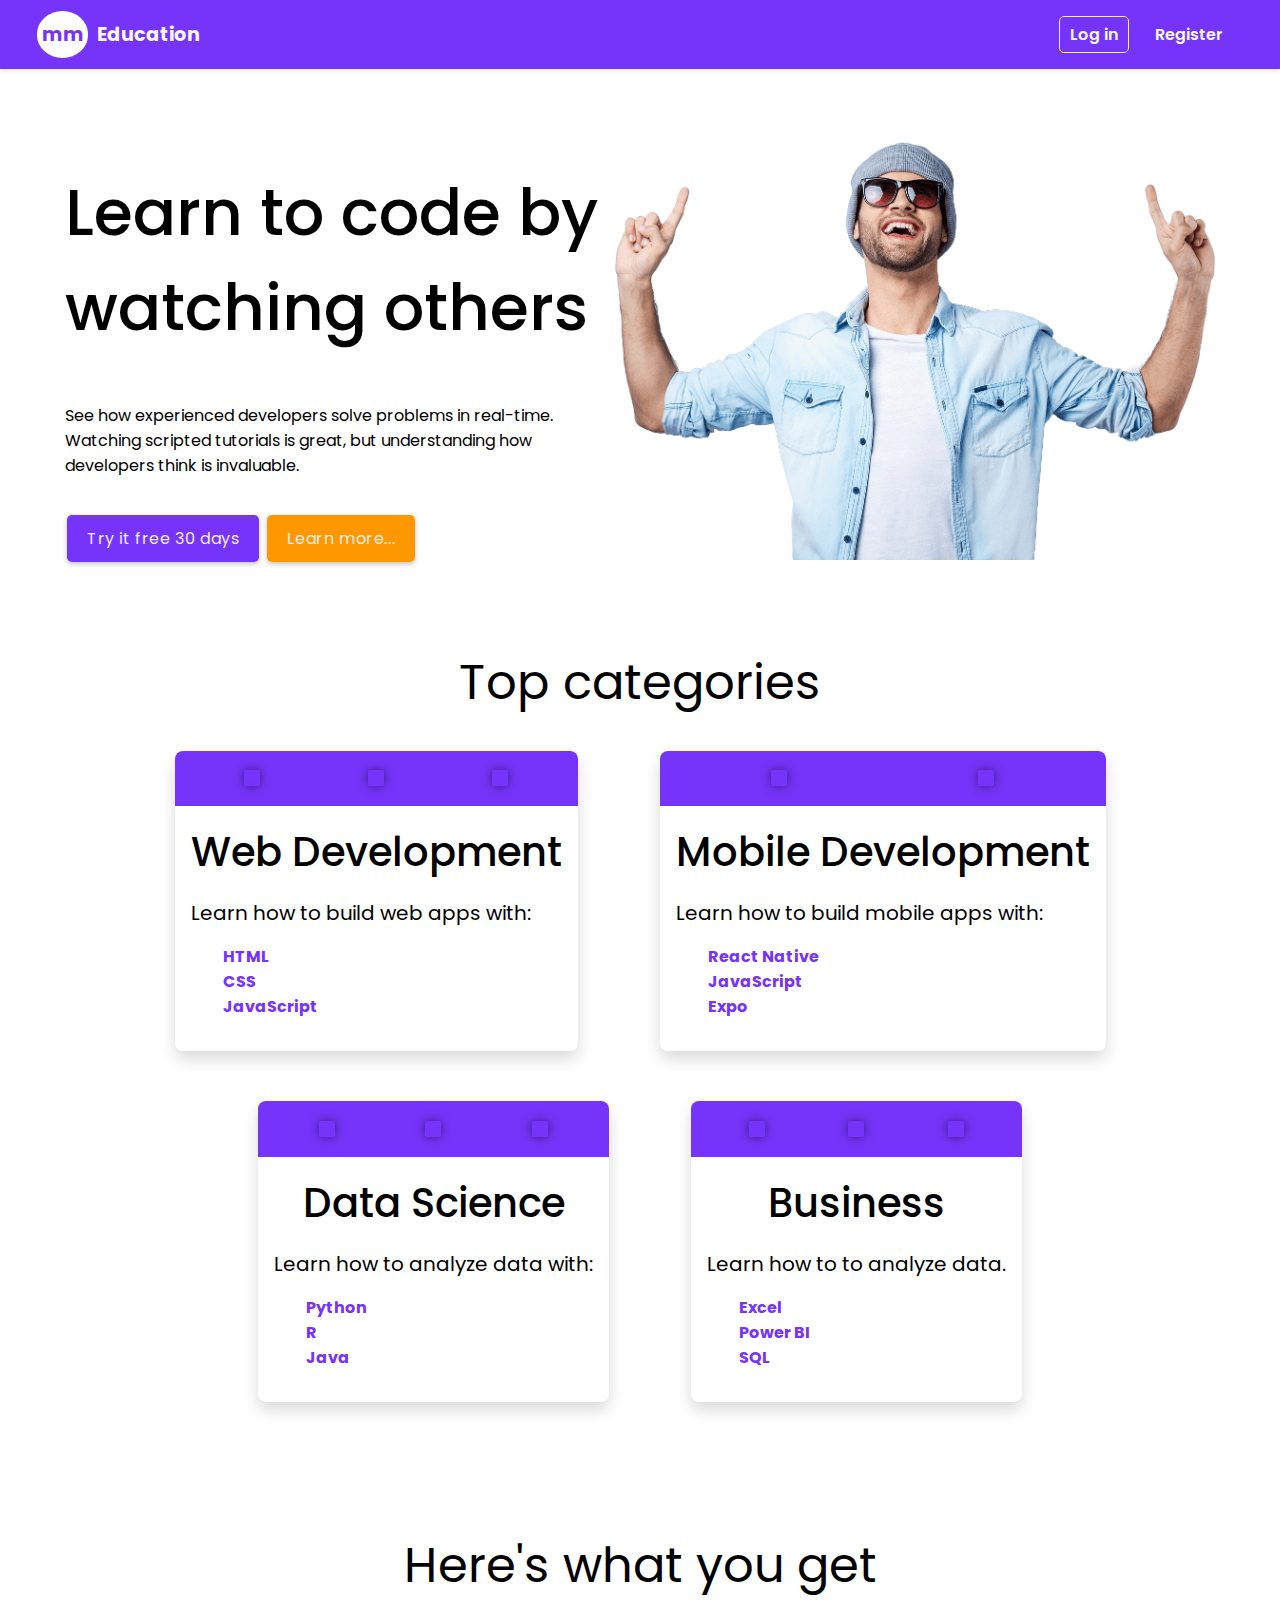
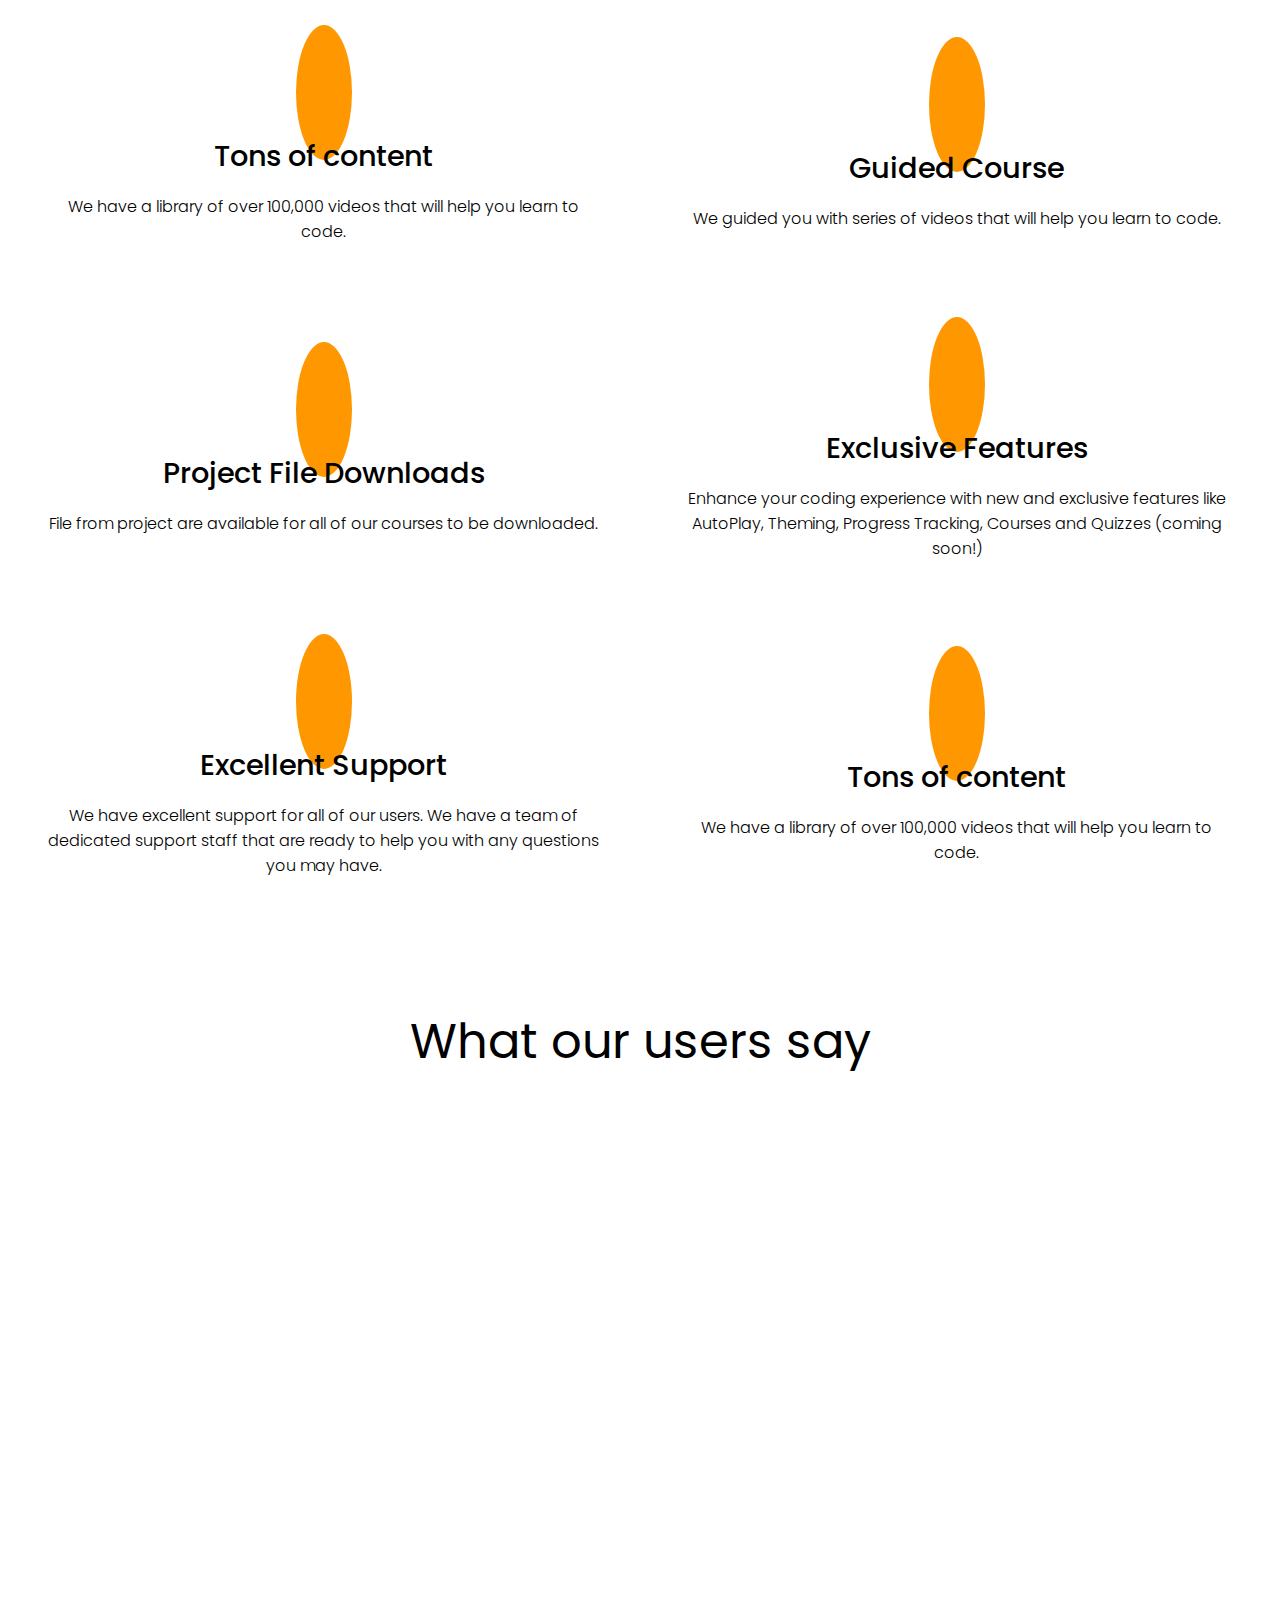
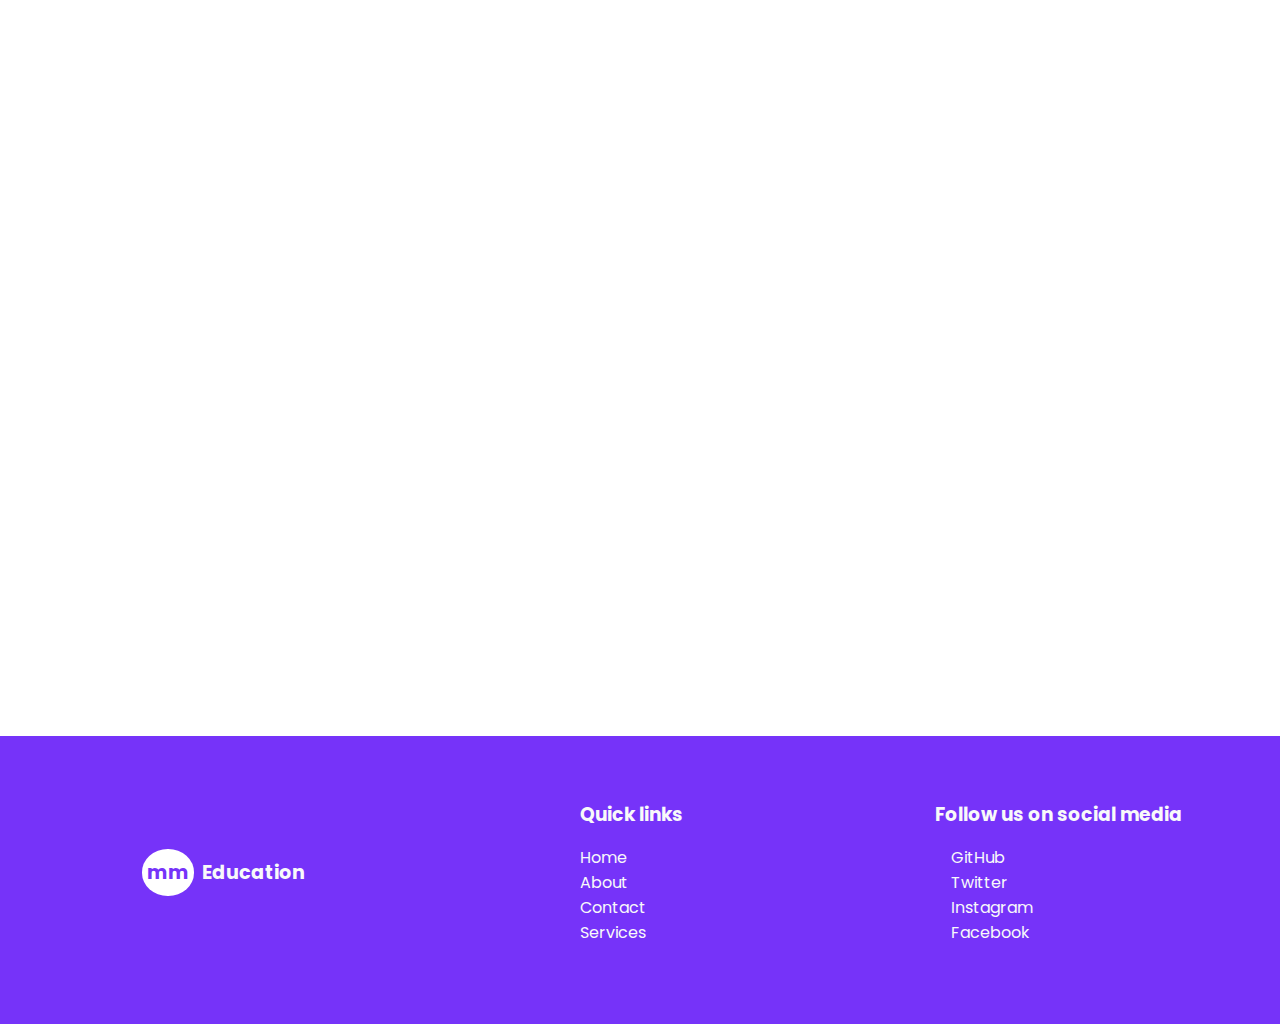
<file: src/index.html>
<!DOCTYPE html>
<html lang="en">
  <head>
    <meta charset="UTF-8" />
    <meta http-equiv="X-UA-Compatible" content="IE=edge" />
    <meta name="viewport" content="width=device-width, initial-scale=1.0" />
    <!-- Font Awesome CDN -->
    <link
      rel="stylesheet"
      href="https://cdnjs.cloudflare.com/ajax/libs/font-awesome/6.1.2/css/all.min.css"
      integrity="sha512-1sCRPdkRXhBV2PBLUdRb4tMg1w2YPf37qatUFeS7zlBy7jJI8Lf4VHwWfZZfpXtYSLy85pkm9GaYVYMfw5BC1A=="
      crossorigin="anonymous"
      referrerpolicy="no-referrer"
    />
    <link rel="stylesheet" href="sassUtilities.css" />
    <link rel="stylesheet" href="style.css" />
    <title>mm Education</title>
  </head>
  <body>
    <!-- Navigation -->
    <nav class="navbar bg-primary text-light mb-3">
      <div class="navbar-logo">
        <a class="navbar-brand" href="#"
          ><span class="logo">mm</span> Education</a
        >
        <button class="navbar-toggler btn btn-sm btn-close-white">
          <i class="fa-solid fa-bars"></i>
        </button>
      </div>
      <div class="navbar-collapse">
        <ul class="navbar-nav me-auto">
          <li class="nav-item">
            <a class="nav-link" href="./Pages/logIn.html">Log in</a>
          </li>
          <li class="nav-item">
            <a class="nav-link" href="./Pages/register.html">Register</a>
          </li>
        </ul>
      </div>
    </nav>
    <div class="container container-lg">
      <!-- HEADER -->
      <header class="header d-flex">
        <div class="header-content mb-2">
          <h1 class="title header-title fs-xxl mb-3">
            Learn to code by watching others
          </h1>
          <p class="header-text mb-3">
            See how experienced developers solve problems in real-time. Watching
            scripted tutorials is great, but understanding how developers think
            is invaluable.
          </p>
          <div class="header-btn">
            <a href="./Pages/register.html" class="btn btn-primary text-light"
              >Try it free 30 days</a
            >
            <a href="#offers" class="btn btn-secondary">Learn more...</a>
          </div>
        </div>
        <!-- <img class="header-img" src="./img/header.png" alt="" /> -->
        <img class="header-img" src="./img/header-img.png" alt="" />
      </header>
      <!-- MAINE -->
      <main>
        <!-- CATEGORIES -->
        <section class="categories my-4">
          <h2 class="subtitle text-center m-4">Top categories</h2>
          <div class="categories-container d-flex">
            <div class="card">
              <div class="card-header">
                <i class="fa-brands fa-html5"></i
                ><i class="fa-brands fa-css3"></i>
                <i class="fa-brands fa-js"></i>
              </div>
              <div class="card-body">
                <h3 class="card-title">Web Development</h3>
                <div class="card-text">
                  <span class="fs-lg"> Learn how to build web apps with:</span>
                  <ul class="mt-1">
                    <li>HTML</li>
                    <li>CSS</li>
                    <li>JavaScript</li>
                  </ul>
                </div>
              </div>
            </div>
            <div class="card">
              <div class="card-header bg-dark">
                <i class="fa-brands fa-react"></i>
                <i class="fa-brands fa-js"></i>
              </div>
              <div class="card-body">
                <h3 class="card-title">Mobile Development</h3>
                <div class="card-text">
                  <span class="fs-lg"
                    >Learn how to build mobile apps with:</span
                  >
                  <ul class="mt-1">
                    <li>React Native</li>
                    <li>JavaScript</li>
                    <li>Expo</li>
                  </ul>
                </div>
              </div>
            </div>
            <div class="card">
              <div class="card-header">
                <i class="fa-brands fa-python"></i>
                <i class="fa-brands fa-r-project"></i>
                <i class="fa-brands fa-java"></i>
              </div>
              <div class="card-body">
                <h3 class="card-title">Data Science</h3>
                <div class="card-text">
                  <span class="fs-lg"> Learn how to analyze data with: </span>
                  <ul class="mt-1">
                    <li>Python</li>
                    <li>R</li>
                    <li>Java</li>
                  </ul>
                </div>
              </div>
            </div>
            <div class="card">
              <div class="card-header">
                <i class="fa-solid fa-file-excel"></i>
                <i class="fa-solid fa-people-group"></i>
                <i class="fa-solid fa-database"></i>
              </div>
              <div class="card-body">
                <h3 class="card-title">Business</h3>
                <div class="card-text">
                  <span class="fs-lg">Learn how to to analyze data.</span>
                  <ul class="mt-1">
                    <li>Excel</li>
                    <li>Power BI</li>
                    <li>SQL</li>
                  </ul>
                </div>
              </div>
            </div>
          </div>
        </section>
        <!-- OFFERS -->
        <section id="offers" class="offers container container-md p-2">
          <h2 class="subtitle text-center mb-4">Here's what you get</h2>
          <div class="offers-container">
            <div class="card offer text-center">
              <div class="card-body">
                <i class="fa-solid fa-unlock"></i>
                <h3 class="card-title">Tons of content</h3>
                <p class="card-text">
                  We have a library of over 100,000 videos that will help you
                  learn to code.
                </p>
              </div>
            </div>
            <div class="card offer text-center">
              <div class="card-body">
                <i class="fa-solid fa-map-location-dot"></i>
                <h3 class="card-title">Guided Course</h3>
                <p class="card-text">
                  We guided you with series of videos that will help you learn
                  to code.
                </p>
              </div>
            </div>
            <div class="card offer text-center">
              <div class="card-body">
                <i class="fa-solid fa-file-arrow-down"></i>
                <h3 class="card-title">Project File Downloads</h3>
                <p class="card-text">
                  File from project are available for all of our courses to be
                  downloaded.
                </p>
              </div>
            </div>
            <div class="card offer text-center">
              <div class="card-body">
                <i class="fa-solid fa-gift"></i>
                <h3 class="card-title">Exclusive Features</h3>
                <p class="card-text">
                  Enhance your coding experience with new and exclusive features
                  like AutoPlay, Theming, Progress Tracking, Courses and Quizzes
                  (coming soon!)
                </p>
              </div>
            </div>
            <div class="card offer text-center">
              <div class="card-body">
                <i class="fa-solid fa-headset"></i>
                <h3 class="card-title">Excellent Support</h3>
                <p class="card-text">
                  We have excellent support for all of our users. We have a team
                  of dedicated support staff that are ready to help you with any
                  questions you may have.
                </p>
              </div>
            </div>
            <div class="card offer text-center">
              <div class="card-body">
                <i class="fa-solid fa-unlock"></i>
                <h3 class="card-title">Tons of content</h3>
                <p class="card-text">
                  We have a library of over 100,000 videos that will help you
                  learn to code.
                </p>
              </div>
            </div>
          </div>
        </section>
        <!-- TESTIMONIALS -->
        <section class="testimonials my-4">
          <h2 class="subtitle text-center mb-4">What our users say</h2>
          <div class="testimonials-container">
            <!-- Testimonial-1 -->
            <div class="card testimonial">
              <div class="card-header">
                <div class="card-img img-1"></div>
                <div class="card-body">
                  <h3 class="card-title">John Doe</h3>
                  <p class="card-text">Web Developer</p>
                  <p><i class="fa-brands fa-twitter"></i>@johndoe</p>
                </div>
              </div>
              <div class="card-body">
                <p class="card-text">
                  Lorem ipsum dolor sit amet consectetur adipisicing elit.
                  Voluptates, quibusdam.
                </p>
              </div>
            </div>
            <!-- Testimonial-2 -->
            <div class="card card-warning testimonial">
              <div class="card-header">
                <div class="card-img img-2"></div>
                <div class="card-body">
                  <h3 class="card-title">Jeff Doe</h3>
                  <p class="card-text">Web Developer</p>
                  <p><i class="fa-brands fa-twitter"></i>@jeffdoe</p>
                </div>
              </div>
              <div class="card-body">
                <p class="card-text">
                  Lorem ipsum dolor sit amet consectetur adipisicing elit.
                  Voluptates, quibusdam.
                </p>
              </div>
            </div>
            <!-- Testimonial-3 -->
            <div class="card card-info testimonial">
              <div class="card-header">
                <div class="card-img img-3"></div>
                <div class="card-body">
                  <h3 class="card-title">Jane Doe</h3>
                  <p class="card-text">Web Developer</p>
                  <p><i class="fa-brands fa-twitter"></i>@janedoe</p>
                </div>
              </div>
              <div class="card-body">
                <p class="card-text">
                  Lorem ipsum dolor sit amet consectetur adipisicing elit.
                  Voluptates, quibusdam.
                </p>
              </div>
            </div>
            <!-- Testimonial-4 -->
            <div class="card card-danger testimonial">
              <div class="card-header">
                <div class="card-img img-4"></div>
                <div class="card-body">
                  <h3 class="card-title">Jennifer Doe</h3>
                  <p class="card-text">Web Developer</p>
                  <p><i class="fa-brands fa-twitter"></i>@jenniferdoe</p>
                </div>
              </div>
              <div class="card-body">
                <p class="card-text">
                  Lorem ipsum dolor sit amet consectetur adipisicing elit.
                  Voluptates, quibusdam.
                </p>
              </div>
            </div>
          </div>
        </section>
      </main>
    </div>
    <!-- FOOTER -->
    <footer class="footer bg-primary text-light">
      <div class="footer-content d-flex">
        <div class="footer-logo">
          <a class="navbar-brand" href="#"
            ><span class="logo">mm</span> Education</a
          >
        </div>
        <section class="footer-links">
          <h3 class="footer-title mb-1">Quick links</h3>
          <ul class="footer-nav">
            <li class="nav-item">
              <a class="nav-link" href="#">Home</a>
            </li>
            <li class="nav-item">
              <a class="nav-link" href="#">About</a>
            </li>
            <li class="nav-item">
              <a class="nav-link" href="#">Contact</a>
            </li>
            <li class="nav-item">
              <a class="nav-link" href="#">Services</a>
            </li>
          </ul>
        </section>
        <section class="footer-social">
          <h3 class="footer-title mb-1">Follow us on social media</h3>
          <ul class="footer-nav">
            <li class="nav-item">
              <a class="nav-link" href="#"
                ><i class="fa-brands fa-github mr-1"></i>GitHub</a
              >
            </li>
            <li class="nav-item">
              <a class="nav-link" href="#"
                ><i class="fa-brands fa-twitter mr-1"></i>Twitter</a
              >
            </li>
            <li class="nav-item">
              <a class="nav-link" href="#"
                ><i class="fa-brands fa-instagram mr-1"></i>Instagram</a
              >
            </li>
            <li class="nav-item">
              <a class="nav-link" href="#"
                ><i class="fa-brands fa-facebook mr-1"></i>Facebook</a
              >
            </li>
          </ul>
        </section>
      </div>
    </footer>
    <script src="nav.js"></script>
    <script src="testimonials.js"></script>
  </body>
</html>
</file>
<file: src/sassUtilities.css>
@import url("https://fonts.googleapis.com/css2?family=Roboto:ital,wght@0,100;0,300;0,400;0,500;0,700;0,900;1,100;1,300;1,400;1,500;1,700;1,900&display=swap");
@import url("https://fonts.googleapis.com/css2?family=Open+Sans:ital,wght@0,300;0,400;0,500;0,600;0,700;0,800;1,300;1,400;1,500;1,600;1,800&display=swap");
@import url("https://fonts.googleapis.com/css2?family=Poppins:ital,wght@0,100;0,200;0,300;0,400;0,500;0,600;0,700;0,800;0,900;1,100;1,200;1,300;1,400;1,500;1,600;1,700;1,800;1,900&display=swap");
@import url("https://fonts.googleapis.com/css2?family=Lato:ital,wght@0,100;0,300;0,400;0,700;0,900;1,100;1,300;1,400;1,700;1,900&display=swap");
@import url("https://fonts.googleapis.com/css2?family=Raleway:ital,wght@0,100;0,200;0,300;0,400;0,500;0,600;0,700;0,800;0,900;1,100;1,200;1,300;1,400;1,500;1,600;1,700;1,800;1,900&display=swap");
* {
  margin: 0;
  padding: 0;
  box-sizing: border-box;
  text-decoration: none;
  list-style-type: none;
}

/* Roboto Font */
body {
  font-family: "Roboto", sans-serif;
}

/*Container class*/
.container {
  max-width: 900px;
  margin: 0 auto;
}
.container.container-sm {
  max-width: 782px;
}
.container.container-md {
  max-width: 1280px;
}
.container.container-lg {
  max-width: 1440px;
}

.d-flex {
  display: flex;
  justify-content: center;
  align-items: center;
}
.d-flex.flex-column {
  display: flex;
  justify-content: center;
  align-items: center;
  flex-direction: column;
}

.d-grid {
  display: grid;
}

/* Text Alignment */
.text-left {
  text-align: left;
}

.text-center {
  text-align: center;
}

.text-right {
  text-align: right;
}

.text-justify {
  text-align: justify;
}

/*Font size*/
.fs-sm {
  font-size: 0.75rem;
}

.fs-md {
  font-size: 1rem;
}

.fs-lg {
  font-size: 1.25rem;
}

.fs-xl {
  font-size: 2.5rem;
}

.fs-xxl {
  font-size: 3.75rem;
}

/* Padding classes*/
.p-1 {
  padding: 1rem;
}

.p-auto {
  padding: auto;
}

.pt-1 {
  padding-top: 1rem;
}

.pr-1 {
  padding-right: 1rem;
}

.pb-1 {
  padding-bottom: 1rem;
}

.pl-1 {
  padding-left: 1rem;
}

.px-1 {
  padding-left: 1rem;
  padding-right: 1rem;
}

.py-1 {
  padding-top: 1rem;
  padding-bottom: 1rem;
}

.p-2 {
  padding: 2rem;
}

.p-auto {
  padding: auto;
}

.pt-2 {
  padding-top: 2rem;
}

.pr-2 {
  padding-right: 2rem;
}

.pb-2 {
  padding-bottom: 2rem;
}

.pl-2 {
  padding-left: 2rem;
}

.px-2 {
  padding-left: 2rem;
  padding-right: 2rem;
}

.py-2 {
  padding-top: 2rem;
  padding-bottom: 2rem;
}

.p-3 {
  padding: 3rem;
}

.p-auto {
  padding: auto;
}

.pt-3 {
  padding-top: 3rem;
}

.pr-3 {
  padding-right: 3rem;
}

.pb-3 {
  padding-bottom: 3rem;
}

.pl-3 {
  padding-left: 3rem;
}

.px-3 {
  padding-left: 3rem;
  padding-right: 3rem;
}

.py-3 {
  padding-top: 3rem;
  padding-bottom: 3rem;
}

.p-4 {
  padding: 4rem;
}

.p-auto {
  padding: auto;
}

.pt-4 {
  padding-top: 4rem;
}

.pr-4 {
  padding-right: 4rem;
}

.pb-4 {
  padding-bottom: 4rem;
}

.pl-4 {
  padding-left: 4rem;
}

.px-4 {
  padding-left: 4rem;
  padding-right: 4rem;
}

.py-4 {
  padding-top: 4rem;
  padding-bottom: 4rem;
}

/* Margin classes*/
.m-1 {
  margin: 1rem;
}

.m-auto {
  margin: auto;
}

.mt-1 {
  margin-top: 1rem;
}

.mr-1 {
  margin-right: 1rem;
}

.mb-1 {
  margin-bottom: 1rem;
}

.ml-1 {
  margin-left: 1rem;
}

.mx-1 {
  margin-left: 1rem;
  margin-right: 1rem;
}

.my-1 {
  margin-top: 1rem;
  margin-bottom: 1rem;
}

.m-2 {
  margin: 2rem;
}

.m-auto {
  margin: auto;
}

.mt-2 {
  margin-top: 2rem;
}

.mr-2 {
  margin-right: 2rem;
}

.mb-2 {
  margin-bottom: 2rem;
}

.ml-2 {
  margin-left: 2rem;
}

.mx-2 {
  margin-left: 2rem;
  margin-right: 2rem;
}

.my-2 {
  margin-top: 2rem;
  margin-bottom: 2rem;
}

.m-3 {
  margin: 3rem;
}

.m-auto {
  margin: auto;
}

.mt-3 {
  margin-top: 3rem;
}

.mr-3 {
  margin-right: 3rem;
}

.mb-3 {
  margin-bottom: 3rem;
}

.ml-3 {
  margin-left: 3rem;
}

.mx-3 {
  margin-left: 3rem;
  margin-right: 3rem;
}

.my-3 {
  margin-top: 3rem;
  margin-bottom: 3rem;
}

.m-4 {
  margin: 4rem;
}

.m-auto {
  margin: auto;
}

.mt-4 {
  margin-top: 4rem;
}

.mr-4 {
  margin-right: 4rem;
}

.mb-4 {
  margin-bottom: 4rem;
}

.ml-4 {
  margin-left: 4rem;
}

.mx-4 {
  margin-left: 4rem;
  margin-right: 4rem;
}

.my-4 {
  margin-top: 4rem;
  margin-bottom: 4rem;
}

/*Title and Subtitle */
.title {
  font-size: 3.75rem;
  font-weight: 500;
  margin: 3rem 0;
}
.title-main {
  font-size: 5rem;
  font-weight: 600;
  margin: 4rem 0;
}

.subtitle {
  font-size: 2.5rem;
  font-weight: 400;
  margin: 2rem 0;
}

/*Colors */
/*Text colors*/
.text-primary {
  color: #7633f9;
}

.text-secondary {
  color: #ff9800;
}

.text-success {
  color: #28a745;
}

.text-danger {
  color: #dc3545;
}

.text-warning {
  color: #ffc107;
}

.text-info {
  color: #17a2b8;
}

.text-light {
  color: #f8f9fa;
}

.text-dark {
  color: #343a40;
}

.text-accept {
  color: #284ea7;
}

.text-facebook-light {
  color: #1877f2;
}

.text-facebook-dark {
  color: #3b5998;
}

.text-twitter {
  color: #1da1f2;
}

.text-google {
  color: #db4437;
}

.text-instagram {
  color: #e1306c;
}

.text-youtube {
  color: #ff0000;
}

.text-whatsapp {
  color: #25d366;
}

/*Background colors*/
.bg-primary {
  background-color: #7633f9;
}

.bg-secondary {
  background-color: #ff9800;
}

.bg-success {
  background-color: #28a745;
}

.bg-danger {
  background-color: #dc3545;
}

.bg-warning {
  background-color: #ffc107;
}

.bg-info {
  background-color: #17a2b8;
}

.bg-light {
  background-color: #f8f9fa;
}

.bg-dark {
  background-color: #343a40;
}

.bg-accept {
  background-color: #284ea7;
}

.bg-facebook-light {
  background-color: #1877f2;
}

.bg-facebook-dark {
  background-color: #3b5998;
}

.bg-twitter {
  background-color: #1da1f2;
}

.bg-google {
  background-color: #db4437;
}

.bg-instagram {
  background-color: #e1306c;
}

.bg-youtube {
  background-color: #ff0000;
}

.bg-whatsapp {
  background-color: #25d366;
}

/*Main Btn Class*/
.btn, .btn-whatsapp, .btn-youtube, .btn-instagram, .btn-google, .btn-twitter, .btn-facebook-dark, .btn-facebook-light, .btn-accept, .btn-dark, .btn-light, .btn-info, .btn-warning, .btn-danger, .btn-success, .btn-secondary, .btn-primary {
  margin: 0.25rem 0.125rem;
  padding: 0.35rem 1.25rem;
  font-family: inherit;
  font-weight: 400;
  font-size: 1rem;
  letter-spacing: 0.6px;
  border-radius: 0.3rem;
  color: #fff;
  background-color: #000;
  border: none;
  box-shadow: 0 2px 5px rgba(51, 51, 51, 0.3);
  transition: 0.3s ease;
}
.btn:hover, .btn-whatsapp:hover, .btn-youtube:hover, .btn-instagram:hover, .btn-google:hover, .btn-twitter:hover, .btn-facebook-dark:hover, .btn-facebook-light:hover, .btn-accept:hover, .btn-dark:hover, .btn-light:hover, .btn-info:hover, .btn-warning:hover, .btn-danger:hover, .btn-success:hover, .btn-secondary:hover, .btn-primary:hover {
  cursor: pointer;
  box-shadow: none;
  transition: 0.3s ease;
  background: rgba(0, 0, 0, 0.75);
}

/* Btn Types*/
.btn-primary {
  background-color: #7633f9;
  color: black;
}
.btn-primary:hover {
  background: rgba(118, 51, 249, 0.75);
}

.btn-secondary {
  background-color: #ff9800;
  color: white;
}
.btn-secondary:hover {
  background: rgba(255, 152, 0, 0.75);
}

.btn-success {
  background-color: #28a745;
  color: white;
}
.btn-success:hover {
  background: rgba(40, 167, 69, 0.75);
}

.btn-danger {
  background-color: #dc3545;
  color: black;
}
.btn-danger:hover {
  background: rgba(220, 53, 69, 0.75);
}

.btn-warning {
  background-color: #ffc107;
  color: black;
}
.btn-warning:hover {
  background: rgba(255, 193, 7, 0.75);
}

.btn-info {
  background-color: #17a2b8;
  color: white;
}
.btn-info:hover {
  background: rgba(23, 162, 184, 0.75);
}

.btn-light {
  background-color: #f8f9fa;
  color: black;
}
.btn-light:hover {
  background: rgba(248, 249, 250, 0.75);
}

.btn-dark {
  background-color: #343a40;
  color: white;
}
.btn-dark:hover {
  background: rgba(52, 58, 64, 0.75);
}

.btn-accept {
  background-color: #284ea7;
  color: white;
}
.btn-accept:hover {
  background: rgba(40, 78, 167, 0.75);
}

.btn-facebook-light {
  background-color: #1877f2;
  color: black;
}
.btn-facebook-light:hover {
  background: rgba(24, 119, 242, 0.75);
}

.btn-facebook-dark {
  background-color: #3b5998;
  color: white;
}
.btn-facebook-dark:hover {
  background: rgba(59, 89, 152, 0.75);
}

.btn-twitter {
  background-color: #1da1f2;
  color: black;
}
.btn-twitter:hover {
  background: rgba(29, 161, 242, 0.75);
}

.btn-google {
  background-color: #db4437;
  color: black;
}
.btn-google:hover {
  background: rgba(219, 68, 55, 0.75);
}

.btn-instagram {
  background-color: #e1306c;
  color: black;
}
.btn-instagram:hover {
  background: rgba(225, 48, 108, 0.75);
}

.btn-youtube {
  background-color: #ff0000;
  color: white;
}
.btn-youtube:hover {
  background: rgba(255, 0, 0, 0.75);
}

.btn-whatsapp {
  background-color: #25d366;
  color: white;
}
.btn-whatsapp:hover {
  background: rgba(37, 211, 102, 0.75);
}

.btn-sm {
  margin: 0.1875rem 0.09375rem;
  padding: 0.2625rem 0.9375rem;
  font-size: 12px;
}

.btn-lg {
  margin: 0.3125rem 0.15625rem;
  padding: 0.4375rem 1.5625rem;
  font-size: 20px;
}

.btn-block {
  width: 100%;
}

/* Close btn*/
.btn-close {
  font-size: 1.25rem;
  background-color: transparent;
  color: #333;
  font-size: bolder;
  box-shadow: none;
  padding: 0;
}
.btn-close:hover {
  color: #dc3545;
  background: initial;
}
.btn-close-white {
  background-color: #fff;
  color: #333;
}
.btn-close-white:hover {
  color: #fff;
}
.btn-close-dark {
  background-color: #111;
  color: #fff;
}

/* Main alert class */
.alert, .alert-whatsapp, .alert-youtube, .alert-instagram, .alert-google, .alert-twitter, .alert-facebook-dark, .alert-facebook-light, .alert-accept, .alert-dark, .alert-light, .alert-info, .alert-warning, .alert-danger, .alert-success, .alert-secondary, .alert-primary {
  width: 400px;
  margin: 0.75rem;
  padding: 1.75rem;
  background: rgba(0, 0, 0, 0.35);
  border-radius: 0.45rem;
  box-shadow: 0 0.15rem 0.55rem rgba(0, 0, 0, 0.15);
  /* Closing alert */
  display: flex;
  justify-content: center;
  align-items: center;
}
.alert-close {
  width: 100%;
  display: flex;
  justify-content: center;
  align-items: center;
  justify-content: space-between;
  align-items: center;
}

/* Alert types */
.alert-primary {
  background: rgba(118, 51, 249, 0.35);
  border: 1px solid #7633f9;
  color: #3c05a8;
}

.alert-secondary {
  background: rgba(255, 152, 0, 0.35);
  border: 1px solid #ff9800;
  color: #804c00;
}

.alert-success {
  background: rgba(40, 167, 69, 0.35);
  border: 1px solid #28a745;
  color: #0f401b;
}

.alert-danger {
  background: rgba(220, 53, 69, 0.35);
  border: 1px solid #dc3545;
  color: #7c151f;
}

.alert-warning {
  background: rgba(255, 193, 7, 0.35);
  border: 1px solid #ffc107;
  color: #876500;
}

.alert-info {
  background: rgba(23, 162, 184, 0.35);
  border: 1px solid #17a2b8;
  color: #093e47;
}

.alert-light {
  background: rgba(248, 249, 250, 0.35);
  border: 1px solid #f8f9fa;
  color: #aeb9c5;
}

.alert-dark {
  background: rgba(52, 58, 64, 0.35);
  border: 1px solid #343a40;
  color: black;
}

.alert-accept {
  background: rgba(40, 78, 167, 0.35);
  border: 1px solid #284ea7;
  color: #0f1e40;
}

.alert-facebook-light {
  background: rgba(24, 119, 242, 0.35);
  border: 1px solid #1877f2;
  color: #073d83;
}

.alert-facebook-dark {
  background: rgba(59, 89, 152, 0.35);
  border: 1px solid #3b5998;
  color: #17233c;
}

.alert-twitter {
  background: rgba(29, 161, 242, 0.35);
  border: 1px solid #1da1f2;
  color: #085788;
}

.alert-google {
  background: rgba(219, 68, 55, 0.35);
  border: 1px solid #db4437;
  color: #7c1e16;
}

.alert-instagram {
  background: rgba(225, 48, 108, 0.35);
  border: 1px solid #e1306c;
  color: #7f1237;
}

.alert-youtube {
  background: rgba(255, 0, 0, 0.35);
  border: 1px solid #ff0000;
  color: maroon;
}

.alert-whatsapp {
  background: rgba(37, 211, 102, 0.35);
  border: 1px solid #25d366;
  color: #126732;
}

.fadeAlert {
  animation: fadeAlert 0.5s ease-in-out;
}

@keyframes fadeAlert {
  0% {
    opacity: 1;
    transform: scale(1);
  }
  100% {
    opacity: 0;
    transform: scale(0);
  }
}
/*Cards  */
.card {
  display: flex;
  justify-content: center;
  align-items: center;
  flex-direction: column;
  box-shadow: 0 0.5rem 1rem rgba(0, 0, 0, 0.15);
  border-radius: 0.5rem;
  /*Card Header and Footer*/
}
.card-body {
  width: 100%;
  padding: 1rem;
  border-radius: 0.5rem;
}
.card-body .btn, .card-body .btn-primary, .card-body .btn-secondary, .card-body .btn-success, .card-body .btn-danger, .card-body .btn-warning, .card-body .btn-info, .card-body .btn-light, .card-body .btn-dark, .card-body .btn-accept, .card-body .btn-facebook-light, .card-body .btn-facebook-dark, .card-body .btn-twitter, .card-body .btn-google, .card-body .btn-instagram, .card-body .btn-youtube, .card-body .btn-whatsapp {
  margin-bottom: 2rem;
}
.card-title {
  font-size: 2.5rem;
  font-weight: 500;
  margin-bottom: 1rem;
}
.card-text {
  font-size: 1rem;
  font-weight: 400;
  margin-bottom: 1rem;
}
.card-header, .card-footer {
  background-color: rgba(0, 0, 0, 0.05);
  width: 100%;
  padding: 1rem;
  font-weight: 500;
  border-top-left-radius: 0.5rem;
  border-top-right-radius: 0.5rem;
  border-bottom: 1px solid rgba(102, 102, 102, 0.125);
}
.card-footer {
  border-top-left-radius: 0;
  border-top-right-radius: 0;
  border-bottom-left-radius: 0.5rem;
  border-bottom-right-radius: 0.5rem;
  border-bottom: none;
  border-top: 1px solid rgba(102, 102, 102, 0.125);
}
.card img {
  width: 100%;
  height: fit-content;
  background-color: burlywood;
}

/* Card Types */
.card-primary {
  border: 1px solid #7633f9;
}
.card-primary .card-header, .card-primary .card-footer {
  background-color: #7633f9;
  color: black;
}

.card-secondary {
  border: 1px solid #ff9800;
}
.card-secondary .card-header, .card-secondary .card-footer {
  background-color: #ff9800;
  color: white;
}

.card-success {
  border: 1px solid #28a745;
}
.card-success .card-header, .card-success .card-footer {
  background-color: #28a745;
  color: white;
}

.card-danger {
  border: 1px solid #dc3545;
}
.card-danger .card-header, .card-danger .card-footer {
  background-color: #dc3545;
  color: black;
}

.card-warning {
  border: 1px solid #ffc107;
}
.card-warning .card-header, .card-warning .card-footer {
  background-color: #ffc107;
  color: black;
}

.card-info {
  border: 1px solid #17a2b8;
}
.card-info .card-header, .card-info .card-footer {
  background-color: #17a2b8;
  color: white;
}

.card-light {
  border: 1px solid #f8f9fa;
}
.card-light .card-header, .card-light .card-footer {
  background-color: #f8f9fa;
  color: black;
}

.card-dark {
  border: 1px solid #343a40;
}
.card-dark .card-header, .card-dark .card-footer {
  background-color: #343a40;
  color: white;
}

.card-accept {
  border: 1px solid #284ea7;
}
.card-accept .card-header, .card-accept .card-footer {
  background-color: #284ea7;
  color: white;
}

.card-facebook-light {
  border: 1px solid #1877f2;
}
.card-facebook-light .card-header, .card-facebook-light .card-footer {
  background-color: #1877f2;
  color: black;
}

.card-facebook-dark {
  border: 1px solid #3b5998;
}
.card-facebook-dark .card-header, .card-facebook-dark .card-footer {
  background-color: #3b5998;
  color: white;
}

.card-twitter {
  border: 1px solid #1da1f2;
}
.card-twitter .card-header, .card-twitter .card-footer {
  background-color: #1da1f2;
  color: black;
}

.card-google {
  border: 1px solid #db4437;
}
.card-google .card-header, .card-google .card-footer {
  background-color: #db4437;
  color: black;
}

.card-instagram {
  border: 1px solid #e1306c;
}
.card-instagram .card-header, .card-instagram .card-footer {
  background-color: #e1306c;
  color: black;
}

.card-youtube {
  border: 1px solid #ff0000;
}
.card-youtube .card-header, .card-youtube .card-footer {
  background-color: #ff0000;
  color: white;
}

.card-whatsapp {
  border: 1px solid #25d366;
}
.card-whatsapp .card-header, .card-whatsapp .card-footer {
  background-color: #25d366;
  color: white;
}

.card-register {
  margin-bottom: 5rem;
}

/*Navigation*/
.navbar {
  display: flex;
  justify-content: center;
  align-items: center;
  box-shadow: 0 2px 4px rgba(0, 0, 0, 0.1);
  justify-content: space-between;
  align-items: center;
  padding: 1rem;
  user-select: none;
}
.navbar-logo {
  width: 100%;
  display: flex;
  justify-content: center;
  align-items: center;
  justify-content: space-between;
  margin-right: 1rem;
}
.navbar-brand {
  margin-left: 1rem;
  color: inherit;
}
.navbar-toggler {
  display: none;
  margin-left: auto;
}
@media screen and (max-width: 768px) {
  .navbar-toggler {
    display: block;
    margin-right: 1rem;
  }
}
.navbar-nav {
  display: flex;
  justify-content: center;
  align-items: center;
}
@media screen and (max-width: 768px) {
  .navbar-nav {
    display: none;
  }
}
.navbar-nav .nav-item {
  margin-right: 1rem;
}
.navbar-nav .nav-item:hover {
  text-decoration: underline;
}
.navbar-nav .nav-link {
  color: inherit;
}
.navbar-nav.showNavbar {
  display: flex;
  align-items: flex-start;
  flex-direction: column;
  gap: 15px;
  margin: 15px;
  width: 100%;
}
.navbar.showNavbar {
  display: flex;
  align-items: flex-start;
  flex-direction: column;
}/*# sourceMappingURL=sassUtilities.css.map */
</file>
<file: src/style.css>
body {
  font-family: "Poppins", sans-serif;
}

a {
  color: inherit;
}

.title {
  font-size: 5rem;
}

.subtitle {
  font-size: 3.5rem;
}

/* Variables */
:root {
  --primary-color: #7633f9;
  --secondary-color: #ff9800;
  --transition: 0.2s ease-in-out;
  /* Programming colors  */
  --html-color: #e34c26;
  --css-color: #0949d4;
  --js-color: #f0db4f;
  --python-color: #3572a5;
  --java-color: #b07219;
  --react-color: #61dafb;
  --r-color: #545;
  --microsoft-teams-color: #0078d7;
  --microsoft-excel-color: #076127;
  --sql-color: #a5a5a5;
}

/* Navigation */
.navbar {
  width: 100%;
}

.navbar-brand {
  font-size: 1.2rem;
  font-weight: bold;
  text-decoration: none;
  transition: var(--transition);
}
.navbar-brand .logo {
  margin: 0.3rem;
  background-color: #fff;
  color: var(--primary-color);
  padding: 0.6rem 0.3rem;
  border-radius: 50%;
}

.navbar-nav {
  width: 220px;
  font-weight: 600;
}
.navbar-nav .nav-item {
  padding: 5px 10px;
  border-radius: 5px;
}
.navbar-nav .nav-item:first-child {
  border: 1px solid #eee;
}
.navbar-nav .nav-item.active {
  background-color: #eee;
  color: #000;
}
.navbar-nav .nav-item:hover {
  text-decoration: none;
  background-color: #eee;
  color: #000;
  transition: var(--transition);
}

/*Footer */
.footer {
  height: 18rem;
  padding: 4rem 0;
}
.footer .nav-link:hover {
  text-decoration: underline;
  margin-bottom: 0.5rem;
}
.footer-content {
  display: grid;
  grid-template-columns: repeat(3, 1fr);
  justify-items: center;
}

.footer-title {
  margin-right: 1rem;
}

form .btn {
  color: #eee;
}

.form-group {
  margin-bottom: 1rem;
}

.form-group label {
  display: block;
  font-weight: 600;
  margin-bottom: 0.5rem;
}

.form-group input {
  border: 1px solid #eee;
  border-radius: 5px;
  padding: 0.5rem;
  width: 100%;
}

.form-group input:focus {
  outline: 1px solid var(--primary-color);
}

/* Header */
.header {
  animation: fadeInHeader 1s ease-in-out;
}
.header-img {
  max-width: 600px;
  min-width: 200px;
  animation: right 1s ease-in-out;
}
.header-content {
  max-width: 550px;
  animation: left 1s ease-in-out;
}
.header .btn {
  padding: 0.75rem 1.25rem;
}
.header a.btn {
  color: #eee;
}

@keyframes right {
  0% {
    opacity: 0;
    transform: translateX(100%);
  }
  100% {
    opacity: 1;
    transform: translateX(0);
  }
}
@keyframes left {
  0% {
    opacity: 0;
    transform: translateX(-100%);
  }
  100% {
    opacity: 1;
    transform: translateX(0);
  }
}
@keyframes fadeInHeader {
  0% {
    opacity: 0;
  }
  100% {
    opacity: 1;
  }
}
/* Categories section */
.categories-container {
  flex-wrap: wrap;
  gap: 50px;
}
.categories-container .card {
  max-width: 500px;
  min-width: 50px;
  margin-inline: 1rem;
  transition: var(--transition);
}
.categories-container .card-header {
  background-color: var(--primary-color);
  color: #fff;
  display: flex;
  justify-content: space-around;
}
.categories-container .card ul li {
  margin-left: 2rem;
  font-weight: 700;
  color: var(--primary-color);
}
.categories-container .card-title {
  text-align: center;
}
.categories-container .card i {
  font-size: 3.5rem;
  border-radius: 10%;
  box-shadow: 0 0 10px rgba(0, 0, 0, 0.5);
  padding: 0.5rem;
  margin: 0.2rem 0;
  transition: var(--transition);
}
.categories-container .card i:hover {
  background-color: #fff;
  transition: var(--transition);
}
.categories-container .card i:hover.fa-html5 {
  color: var(--html-color);
}
.categories-container .card i:hover.fa-css3 {
  color: var(--css-color);
}
.categories-container .card i:hover.fa-js {
  color: var(--js-color);
}
.categories-container .card i:hover.fa-python {
  color: var(--python-color);
}
.categories-container .card i:hover.fa-java {
  color: var(--java-color);
}
.categories-container .card i:hover.fa-react {
  color: var(--react-color);
}
.categories-container .card i:hover.fa-r-project {
  color: var(--r-color);
}
.categories-container .card i:hover.fa-file-excel {
  color: var(--microsoft-excel-color);
}
.categories-container .card i:hover.fa-people-group {
  color: var(--microsoft-teams-color);
}
.categories-container .card i:hover.fa-database {
  color: var(--sql-color);
}
.categories-container .card:hover {
  transform: translateY(-10px);
  transition: var(--transition);
}

/* Offers section */
.offers-container, .testimonials-container {
  display: grid;
  grid-template-columns: repeat(3, 1fr);
  gap: 50px;
}
.offers-container .card, .testimonials-container .card {
  box-shadow: none;
}
.offers-container .card i, .testimonials-container .card i {
  font-size: 3.5rem;
  background-color: var(--secondary-color);
  color: #fff;
  padding: 1.75rem;
  margin: 2rem 0;
  border-radius: 50%;
}
.offers-container .card-title, .testimonials-container .card-title {
  font-size: 1.8rem;
}
.offers-container .card-text, .testimonials-container .card-text {
  font-weight: 300;
}

/* Testimonials Section */
.testimonials-container {
  margin: 0 2rem;
  grid-template-columns: repeat(2, 1fr);
  grid-template-areas: "testimonial-1 ." ". testimonial-2" "testimonial-3 ." ". testimonial-4";
}
.testimonials-container .card {
  max-width: 600px;
  box-shadow: 0 0 15px rgba(0, 0, 0, 0.1);
  transition: var(--transition);
}
.testimonials-container .card:nth-child(1) {
  grid-area: testimonial-1;
}
.testimonials-container .card:nth-child(2) {
  grid-area: testimonial-2;
}
.testimonials-container .card:nth-child(3) {
  grid-area: testimonial-3;
}
.testimonials-container .card:nth-child(4) {
  grid-area: testimonial-4;
}
.testimonials-container .card:hover {
  transform: scale(1.05);
  transition: var(--transition);
  transition: var(--transition);
}
.testimonials-container .card i {
  background-color: transparent;
  border-radius: 0;
  padding: 0;
  margin: 0;
}
.testimonials-container .card .fa-brands {
  font-size: 1.5rem;
  margin-right: 0.5rem;
}
.testimonials-container .card-img {
  border-radius: 50%;
  width: 100px;
  height: 100px;
  box-shadow: 0 0 15px rgba(0, 0, 0, 0.3);
}
.testimonials-container .card-img.img-1 {
  background: url("../../src/img/testimonial-1.jpg") center center/cover;
}
.testimonials-container .card-img.img-2 {
  background: url("../../src/img/testimonial-2.jpg") center top/cover;
}
.testimonials-container .card-img.img-3 {
  background: url("../../src/img/testimonial-3.jpg") center top/cover;
  background-size: 150%;
}
.testimonials-container .card-img.img-4 {
  background: url("../../src/img/testimonial-4.jpg") center top/cover;
  background-size: 110%;
}
.testimonials-container .card-header {
  display: grid;
  grid-template-columns: 1fr 3fr;
  align-items: center;
}
.testimonials-container .card-title {
  font-size: 1.5rem;
  margin-bottom: 0.2rem;
}
.testimonials-container .card-text {
  margin-bottom: 0.2rem;
}
@media (min-width: 500px) {
  .testimonials-container .testimonial:nth-child(odd) {
    transform: translateX(100px);
  }
  .testimonials-container .testimonial:nth-child(even) {
    transform: translateX(-100px);
  }
  .testimonials-container .testimonial {
    visibility: hidden;
    opacity: 0;
  }
  .testimonials-container .testimonial.in-view {
    visibility: visible;
    opacity: 1;
    transform: none;
  }
}

/* Welcome page */
#welcome .header {
  display: flex;
  flex-direction: column;
  justify-content: space-evenly;
  align-items: center;
}
#welcome .header h1 {
  font-size: 6.5rem;
}
#welcome .header i {
  font-size: 10rem;
  box-shadow: 0 0 10px 0 rgba(0, 0, 0, 0.5);
  background-color: var(--primary-color);
  border-radius: 10%;
  padding: 0.5rem;
  margin: 0.2rem;
  color: #fff;
  transition: var(--transition);
  animation: pulse 3s ease-in-out infinite;
}
#welcome .header i:hover {
  background-color: #fff;
  color: var(--primary-color);
  transition: var(--transition);
  animation: none;
}

@keyframes pulse {
  0% {
    transform: scale(1);
  }
  50% {
    transform: scale(1.1);
  }
  100% {
    transform: scale(1);
  }
}
html {
  scroll-behavior: smooth;
}

.title,
.subtitle,
p {
  transition: var(--transition);
}

@media screen and (max-width: 1280px) {
  .title,
  .subtitle,
  p {
    transition: var(--transition);
  }
  .title {
    font-size: 4rem;
  }
  .subtitle {
    font-size: 3rem;
  }
  .header {
    padding: 0 1rem;
  }
  .offers-container,
  .testimonials-container {
    grid-template-columns: repeat(2, 1fr);
  }
}
@media screen and (max-width: 782px) {
  .title,
  .subtitle,
  p {
    transition: var(--transition);
  }
  .title {
    font-size: 3.5rem;
  }
  .subtitle {
    font-size: 2.5rem;
  }
  .navbar-brand {
    font-size: 1rem;
  }
  .btn {
    transform: scale(0.9);
  }
  .header {
    flex-direction: column;
    text-align: center;
  }
  .header-img {
    max-width: 400px;
  }
  .header-btn {
    display: flex;
    justify-content: space-around;
  }
  #welcome .header .title {
    font-size: 3.5rem;
  }
  #welcome .header i {
    font-size: 3rem;
    transition: var(--transition);
  }
  .offers-container,
  .testimonials-container {
    grid-template-columns: 1fr;
    grid-template-areas: "testimonial-1" "testimonial-2" "testimonial-3" "testimonial-4";
  }
  .offers-container .card i,
  .testimonials-container .card i {
    font-size: 3rem;
    transition: var(--transition);
  }
  .footer {
    height: 20rem;
  }
  .footer-logo {
    display: none;
  }
  .footer-content {
    grid-template-columns: repeat(2, 1fr);
  }
}/*# sourceMappingURL=style.css.map */
</file>
